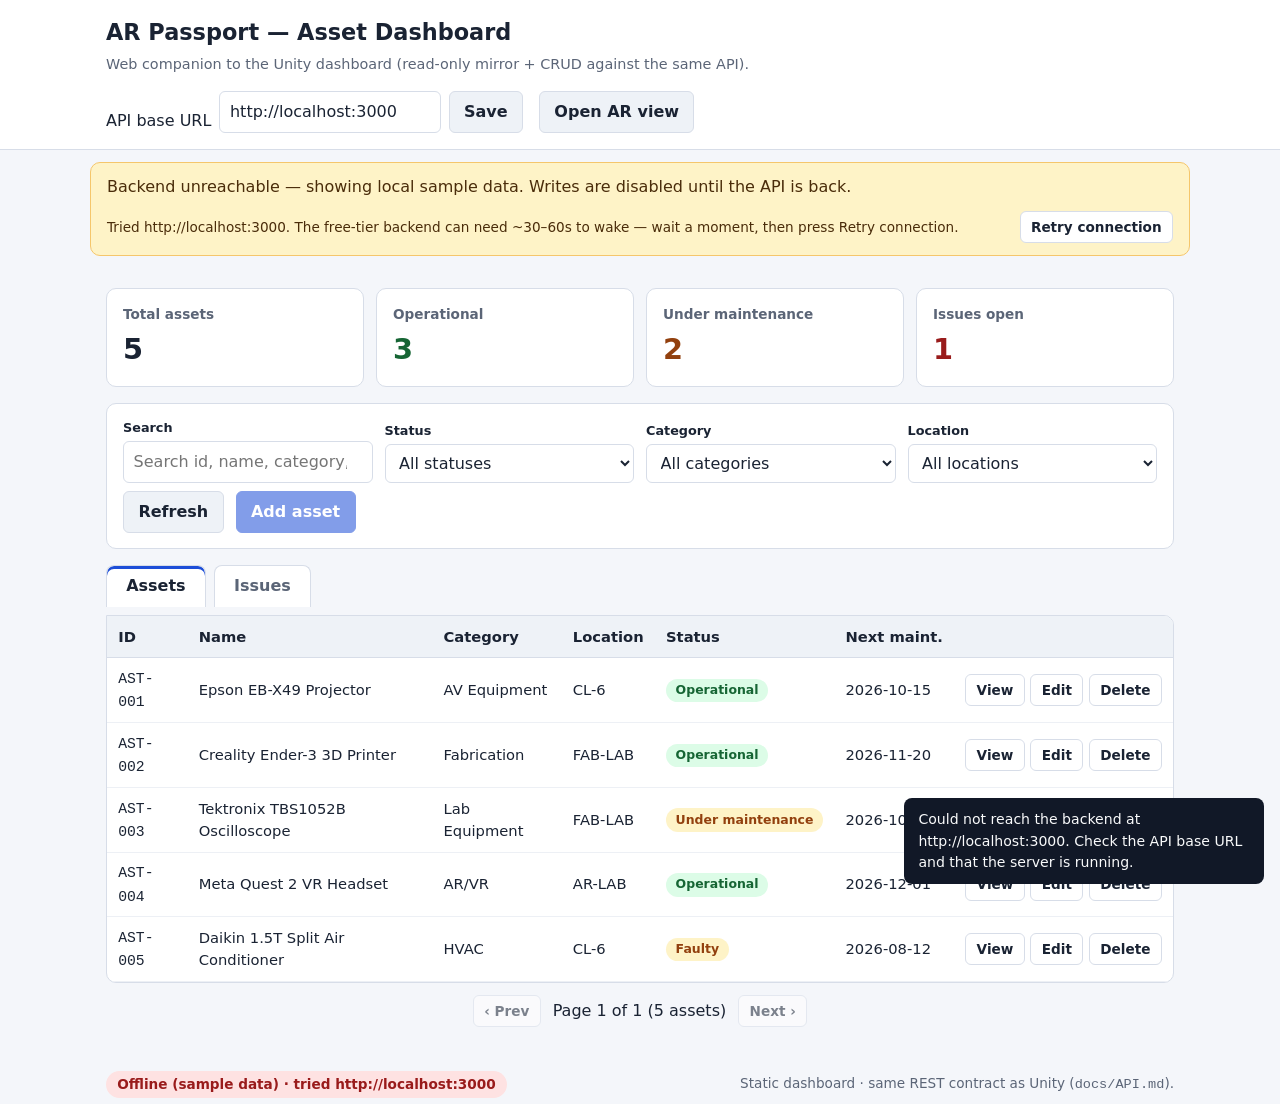
<file: frontend/dashboard/index.html>
<!DOCTYPE html>
<html lang="en">
<head>
  <meta charset="utf-8" />
  <meta name="viewport" content="width=device-width, initial-scale=1" />
  <title>AR Passport — Asset Dashboard</title>
  <meta name="description" content="Lightweight web dashboard for AR Passport assets and issues. Static site, talks to the Express backend." />
  <link rel="stylesheet" href="./styles.css" />
</head>
<body>
  <a class="skip-link" href="#main">Skip to main content</a>

  <header class="site-header">
    <div class="header-inner">
      <div class="brand">
        <h1>AR Passport — Asset Dashboard</h1>
        <p class="subtitle">Web companion to the Unity dashboard (read-only mirror + CRUD against the same API).</p>
      </div>
      <div class="header-actions">
        <form id="apiUrlForm" class="api-form" aria-label="Backend API URL setting">
          <label for="apiUrlInput">API base URL</label>
          <input id="apiUrlInput" name="apiUrl" type="url" inputmode="url"
                 placeholder="http://localhost:3000" autocomplete="url" spellcheck="false" />
          <button type="submit" class="btn btn-secondary">Save</button>
        </form>
        <nav aria-label="Related views">
          <a id="arViewLink" class="btn btn-link" href="https://arvrca3.netlify.app/" target="_blank" rel="noopener">Open AR view</a>
        </nav>
      </div>
    </div>
  </header>

  <div id="offlineBanner" class="banner banner-warn" role="alert" hidden>
    <span>Backend unreachable — showing local sample data. Writes are disabled until the API is back.</span>
    <span id="offlineDetail" class="banner-detail"></span>
    <button id="retryBtn" type="button" class="btn btn-small">Retry connection</button>
  </div>

  <main id="main" class="container">
    <section aria-labelledby="summaryHeading">
      <h2 id="summaryHeading" class="visually-hidden">Summary</h2>
      <div class="cards">
        <article class="card"><h3>Total assets</h3><p class="card-value" id="statTotal">—</p></article>
        <article class="card"><h3>Operational</h3><p class="card-value card-ok" id="statOperational">—</p></article>
        <article class="card"><h3>Under maintenance</h3><p class="card-value card-warn" id="statMaintenance">—</p></article>
        <article class="card"><h3>Issues open</h3><p class="card-value card-bad" id="statIssuesOpen">—</p></article>
      </div>
    </section>

    <section class="toolbar" aria-label="Search, filters and actions">
      <div class="toolbar-row">
        <div class="field">
          <label for="searchInput">Search</label>
          <input id="searchInput" type="search" placeholder="Search id, name, category, location…" autocomplete="off" />
        </div>
        <div class="field">
          <label for="filterStatus">Status</label>
          <select id="filterStatus">
            <option value="">All statuses</option>
            <option value="operational">Operational</option>
            <option value="under_maintenance">Under maintenance</option>
            <option value="faulty">Faulty</option>
            <option value="retired">Retired</option>
          </select>
        </div>
        <div class="field">
          <label for="filterCategory">Category</label>
          <select id="filterCategory"><option value="">All categories</option></select>
        </div>
        <div class="field">
          <label for="filterLocation">Location</label>
          <select id="filterLocation"><option value="">All locations</option></select>
        </div>
      </div>
      <div class="toolbar-row">
        <button id="refreshBtn" type="button" class="btn btn-secondary">Refresh</button>
        <button id="addAssetBtn" type="button" class="btn btn-primary">Add asset</button>
      </div>
    </section>

    <div class="tabs" role="tablist" aria-label="Dashboard views">
      <button id="tabAssets" type="button" role="tab" aria-selected="true" aria-controls="panelAssets" class="tab is-active">Assets</button>
      <button id="tabIssues" type="button" role="tab" aria-selected="false" aria-controls="panelIssues" class="tab">Issues</button>
    </div>

    <section id="panelAssets" role="tabpanel" aria-labelledby="tabAssets" tabindex="0">
      <div id="assetsLoading" class="state" role="status">Loading assets…</div>
      <div id="assetsError" class="state state-error" role="alert" hidden>
        <span id="assetsErrorText">Could not load assets.</span>
        <button id="assetsRetryBtn" type="button" class="btn btn-small">Retry</button>
      </div>
      <div id="assetsEmpty" class="state" hidden>No assets match the current search / filters.</div>
      <div class="table-wrap">
        <table id="assetTable" aria-label="Assets">
          <thead>
            <tr>
              <th scope="col">ID</th>
              <th scope="col">Name</th>
              <th scope="col">Category</th>
              <th scope="col">Location</th>
              <th scope="col">Status</th>
              <th scope="col">Next maint.</th>
              <th scope="col"><span class="visually-hidden">Actions</span></th>
            </tr>
          </thead>
          <tbody id="assetRows"></tbody>
        </table>
      </div>
      <div class="pagination" aria-label="Asset pages">
        <button id="prevPageBtn" type="button" class="btn btn-small">‹ Prev</button>
        <span id="pageInfo" role="status">Page 1</span>
        <button id="nextPageBtn" type="button" class="btn btn-small">Next ›</button>
      </div>
    </section>

    <section id="panelIssues" role="tabpanel" aria-labelledby="tabIssues" tabindex="0" hidden>
      <div class="toolbar-row">
        <div class="field">
          <label for="issueStatusFilter">Issue status</label>
          <select id="issueStatusFilter">
            <option value="">All statuses</option>
            <option value="open">Open</option>
            <option value="in_progress">In progress</option>
            <option value="resolved">Resolved</option>
            <option value="rejected">Rejected</option>
            <option value="closed">Closed</option>
          </select>
        </div>
        <p class="hint">Note: the Unity client’s “Rejected” maps to the backend <code>closed</code> status.</p>
      </div>
      <div id="issuesLoading" class="state" role="status">Loading issues…</div>
      <div id="issuesError" class="state state-error" role="alert" hidden>
        <span id="issuesErrorText">Could not load issues.</span>
        <button id="issuesRetryBtn" type="button" class="btn btn-small">Retry</button>
      </div>
      <div id="issuesEmpty" class="state" hidden>No issues match the current filter.</div>
      <ul id="issueList" class="issue-list"></ul>
    </section>
  </main>

  <!-- Asset detail modal -->
  <div id="assetDetailModal" class="modal-backdrop" hidden>
    <div class="modal" role="dialog" aria-modal="true" aria-labelledby="detailTitle">
      <div class="modal-head">
        <h2 id="detailTitle">Asset</h2>
        <button type="button" class="btn btn-icon modal-close" data-close="assetDetailModal" aria-label="Close details">✕</button>
      </div>
      <div id="detailBody" class="modal-body"></div>
      <div class="modal-foot">
        <button id="detailEditBtn" type="button" class="btn btn-secondary">Edit</button>
        <button id="detailDeleteBtn" type="button" class="btn btn-danger">Delete</button>
      </div>
    </div>
  </div>

  <!-- Asset create/edit modal -->
  <div id="assetFormModal" class="modal-backdrop" hidden>
    <div class="modal" role="dialog" aria-modal="true" aria-labelledby="formTitle">
      <div class="modal-head">
        <h2 id="formTitle">Add asset</h2>
        <button type="button" class="btn btn-icon modal-close" data-close="assetFormModal" aria-label="Close form">✕</button>
      </div>
      <form id="assetForm" class="modal-body" novalidate>
        <p id="formErrors" class="form-errors" role="alert" hidden></p>
        <div class="form-grid">
          <div class="field">
            <label for="fId">Asset ID (AST-xxx)</label>
            <input id="fId" name="id" required pattern="AST-[0-9]{3,}" placeholder="AST-007" />
          </div>
          <div class="field">
            <label for="fName">Name</label>
            <input id="fName" name="name" required maxlength="120" placeholder="Hydraulic Press" />
          </div>
          <div class="field">
            <label for="fCategory">Category</label>
            <input id="fCategory" name="category" required maxlength="80" list="categorySuggestions" placeholder="Machinery" />
            <datalist id="categorySuggestions"></datalist>
          </div>
          <div class="field">
            <label for="fLocation">Location</label>
            <select id="fLocation" name="location" required></select>
          </div>
          <div class="field">
            <label for="fStatus">Status</label>
            <select id="fStatus" name="status" required>
              <option value="operational">Operational</option>
              <option value="under_maintenance">Under maintenance</option>
              <option value="faulty">Faulty</option>
              <option value="retired">Retired</option>
            </select>
          </div>
          <div class="field">
            <label for="fMarkerId">Marker ID</label>
            <input id="fMarkerId" name="markerId" maxlength="40" placeholder="MARK-007" />
          </div>
          <div class="field">
            <label for="fLast">Last maintenance</label>
            <input id="fLast" name="lastMaintenance" type="date" />
          </div>
          <div class="field">
            <label for="fNext">Next maintenance</label>
            <input id="fNext" name="nextMaintenance" type="date" />
          </div>
          <div class="field field-full">
            <label for="fDesc">Description</label>
            <textarea id="fDesc" name="description" rows="3" maxlength="2000"></textarea>
          </div>
          <div class="field">
            <label for="fImage">Image URL</label>
            <input id="fImage" name="imageUrl" type="url" maxlength="500" placeholder="https://…" />
          </div>
          <div class="field">
            <label for="fModel">Model URL</label>
            <input id="fModel" name="modelUrl" type="url" maxlength="500" placeholder="https://…" />
          </div>
        </div>
        <div class="modal-foot">
          <button type="button" class="btn btn-secondary" data-close="assetFormModal">Cancel</button>
          <button type="submit" class="btn btn-primary">Save asset</button>
        </div>
      </form>
    </div>
  </div>

  <!-- Delete confirm -->
  <div id="deleteConfirmModal" class="modal-backdrop" hidden>
    <div class="modal modal-small" role="dialog" aria-modal="true" aria-labelledby="deleteTitle">
      <div class="modal-head">
        <h2 id="deleteTitle">Delete asset?</h2>
        <button type="button" class="btn btn-icon modal-close" data-close="deleteConfirmModal" aria-label="Cancel delete">✕</button>
      </div>
      <div class="modal-body">
        <p id="deleteConfirmText">This cannot be undone.</p>
      </div>
      <div class="modal-foot">
        <button type="button" class="btn btn-secondary" data-close="deleteConfirmModal">Cancel</button>
        <button id="deleteConfirmBtn" type="button" class="btn btn-danger">Delete</button>
      </div>
    </div>
  </div>

  <div id="toasts" class="toasts" aria-live="polite" aria-atomic="false"></div>

  <footer class="site-footer">
    <span id="connStatus" class="conn" role="status">Checking connection…</span>
    <span class="footer-note">Static dashboard · same REST contract as Unity (<code>docs/API.md</code>).</span>
  </footer>

  <script src="./env.js"></script>
  <script src="./config.js"></script>
  <script src="./app.js"></script>
</body>
</html>
</file>
<file: frontend/dashboard/styles.css>
/* AR Passport — Web Dashboard styles. No framework; responsive + accessible. */
:root {
  --bg: #f4f6fa;
  --surface: #ffffff;
  --text: #1a2333;
  --muted: #5b6577;
  --border: #d7dde8;
  --primary: #1d4ed8;
  --primary-contrast: #ffffff;
  --ok: #166534;
  --ok-bg: #dcfce7;
  --warn: #92400e;
  --warn-bg: #fef3c7;
  --bad: #991b1b;
  --bad-bg: #fee2e2;
  --info-bg: #dbeafe;
  --radius: 10px;
  --focus: #f59e0b;
}
* { box-sizing: border-box; }
html { -webkit-text-size-adjust: 100%; }
body {
  margin: 0;
  font-family: system-ui, -apple-system, "Segoe UI", Roboto, Arial, sans-serif;
  background: var(--bg);
  color: var(--text);
  line-height: 1.5;
}
.visually-hidden {
  position: absolute; width: 1px; height: 1px;
  clip-path: inset(50%); overflow: hidden; white-space: nowrap;
}
.skip-link {
  position: absolute; left: 0.5rem; top: -3rem; z-index: 100;
  background: var(--text); color: #fff; padding: 0.5rem 1rem; border-radius: 6px;
}
.skip-link:focus { top: 0.5rem; }
:focus-visible { outline: 3px solid var(--focus); outline-offset: 2px; }

/* Header */
.site-header { background: var(--surface); border-bottom: 1px solid var(--border); }
.header-inner {
  max-width: 1100px; margin: 0 auto; padding: 1rem;
  display: flex; gap: 1rem; align-items: flex-end; justify-content: space-between; flex-wrap: wrap;
}
.brand h1 { margin: 0; font-size: 1.4rem; }
.subtitle { margin: 0.25rem 0 0; color: var(--muted); font-size: 0.9rem; }
.header-actions { display: flex; gap: 1rem; align-items: flex-end; flex-wrap: wrap; }
.api-form { display: flex; gap: 0.5rem; align-items: flex-end; flex-wrap: wrap; }

/* Banner */
.banner {
  max-width: 1100px; margin: 0.75rem auto 0; padding: 0.75rem 1rem;
  border-radius: var(--radius); border: 1px solid var(--border);
  display: flex; gap: 0.75rem; align-items: center; justify-content: space-between; flex-wrap: wrap;
}
.banner-warn { background: var(--warn-bg); border-color: #f5c66b; color: #4a2c0a; }
.banner-detail { font-size: 0.85rem; overflow-wrap: anywhere; }

/* Layout */
.container { max-width: 1100px; margin: 0 auto; padding: 1rem; }
.cards { display: grid; grid-template-columns: repeat(4, 1fr); gap: 0.75rem; margin: 1rem 0; }
.card { background: var(--surface); border: 1px solid var(--border); border-radius: var(--radius); padding: 0.9rem 1rem; }
.card h3 { margin: 0 0 0.25rem; font-size: 0.85rem; color: var(--muted); font-weight: 600; }
.card-value { margin: 0; font-size: 1.8rem; font-weight: 700; }
.card-ok { color: var(--ok); } .card-warn { color: var(--warn); } .card-bad { color: var(--bad); }

/* Toolbar / filters */
.toolbar { background: var(--surface); border: 1px solid var(--border); border-radius: var(--radius); padding: 0.9rem 1rem; }
.toolbar-row { display: flex; gap: 0.75rem; align-items: flex-end; flex-wrap: wrap; margin-bottom: 0.5rem; }
.toolbar-row:last-child { margin-bottom: 0; }
.field { display: flex; flex-direction: column; gap: 0.25rem; min-width: 150px; flex: 1 1 150px; }
.field label { font-size: 0.8rem; font-weight: 600; }
input, select, textarea {
  font: inherit; color: var(--text); background: #fff;
  border: 1px solid var(--border); border-radius: 6px; padding: 0.5rem 0.6rem;
}
.hint { color: var(--muted); font-size: 0.85rem; margin: 0; }

/* Tabs */
.tabs { display: flex; gap: 0.5rem; margin: 1rem 0 0.5rem; }
.tab {
  font: inherit; font-weight: 600; padding: 0.55rem 1.2rem; cursor: pointer;
  background: var(--surface); border: 1px solid var(--border); border-bottom: none;
  border-radius: 8px 8px 0 0; color: var(--muted);
}
.tab.is-active { color: var(--text); background: #fff; box-shadow: inset 0 3px 0 var(--primary); }

/* Table */
.table-wrap {
  overflow: auto; max-height: 55vh;
  background: var(--surface); border: 1px solid var(--border); border-radius: 0 var(--radius) var(--radius) var(--radius);
}
table { width: 100%; border-collapse: collapse; font-size: 0.92rem; }
thead th {
  position: sticky; top: 0; background: #eef2f7; z-index: 1;
  text-align: left; padding: 0.6rem 0.7rem; border-bottom: 1px solid var(--border); white-space: nowrap;
}
tbody td { padding: 0.55rem 0.7rem; border-bottom: 1px solid #edf0f5; vertical-align: middle; }
tbody tr:hover { background: #f8fafc; }
.row-actions { display: flex; gap: 0.35rem; white-space: nowrap; }

/* Badges */
.badge {
  display: inline-block; padding: 0.15rem 0.6rem; border-radius: 999px;
  font-size: 0.78rem; font-weight: 700; white-space: nowrap;
}
.badge-operational, .badge-open { background: var(--ok-bg); color: var(--ok); }
.badge-under_maintenance, .badge-in_progress, .badge-faulty { background: var(--warn-bg); color: var(--warn); }
.badge-retired, .badge-resolved { background: var(--info-bg); color: #1e40af; }
.badge-closed, .badge-rejected { background: #e5e7eb; color: #374151; }

/* States / pagination */
.state { padding: 1rem; text-align: center; color: var(--muted); }
.state-error { background: var(--bad-bg); color: var(--bad); border-radius: var(--radius); margin-bottom: 0.5rem; }
.pagination { display: flex; gap: 0.75rem; align-items: center; justify-content: center; padding: 0.75rem; }

/* Issues */
.issue-list { list-style: none; margin: 0.75rem 0 0; padding: 0; display: grid; gap: 0.6rem; }
.issue {
  background: var(--surface); border: 1px solid var(--border); border-radius: var(--radius);
  padding: 0.75rem 0.9rem; display: flex; gap: 0.75rem; align-items: flex-start; justify-content: space-between; flex-wrap: wrap;
}
.issue h3 { margin: 0 0 0.2rem; font-size: 1rem; }
.issue p { margin: 0.15rem 0; color: var(--muted); font-size: 0.88rem; }
.issue-side { display: flex; gap: 0.5rem; align-items: center; flex-wrap: wrap; }

/* Buttons */
.btn {
  font: inherit; font-weight: 600; cursor: pointer;
  border: 1px solid var(--border); border-radius: 6px; padding: 0.5rem 0.9rem; background: #fff; color: var(--text);
}
.btn-primary { background: var(--primary); border-color: var(--primary); color: var(--primary-contrast); }
.btn-danger { background: var(--bad); border-color: var(--bad); color: #fff; }
.btn-secondary { background: #eef2f7; }
.btn-small { padding: 0.3rem 0.65rem; font-size: 0.85rem; }
.btn-icon { padding: 0.3rem 0.6rem; }
.btn-link { display: inline-block; text-decoration: none; background: #eef2f7; }
.btn:disabled { opacity: 0.55; cursor: not-allowed; }

/* Modals */
.modal-backdrop {
  position: fixed; inset: 0; background: rgba(15, 23, 42, 0.55);
  display: flex; align-items: center; justify-content: center; padding: 1rem; z-index: 50;
}
.modal-backdrop[hidden] { display: none; }
.modal {
  background: var(--surface); border-radius: 12px; max-width: 640px; width: 100%;
  max-height: 90vh; overflow: auto; border: 1px solid var(--border);
}
.modal-small { max-width: 420px; }
.modal-head { display: flex; align-items: center; justify-content: space-between; padding: 0.9rem 1rem; border-bottom: 1px solid var(--border); }
.modal-head h2 { margin: 0; font-size: 1.15rem; }
.modal-body { padding: 1rem; }
.modal-foot { display: flex; gap: 0.6rem; justify-content: flex-end; padding: 0.9rem 1rem; border-top: 1px solid var(--border); flex-wrap: wrap; }
.form-grid { display: grid; grid-template-columns: 1fr 1fr; gap: 0.7rem; }
.field-full { grid-column: 1 / -1; }
.form-errors { background: var(--bad-bg); color: var(--bad); border-radius: 6px; padding: 0.6rem 0.8rem; margin: 0 0 0.8rem; }
.kv { display: grid; grid-template-columns: 150px 1fr; gap: 0.3rem 0.8rem; font-size: 0.92rem; }
.kv dt { color: var(--muted); font-weight: 600; } .kv dd { margin: 0; overflow-wrap: anywhere; }
.subhead { margin: 1rem 0 0.4rem; font-size: 0.95rem; }
.mini-list { margin: 0; padding-left: 1.1rem; font-size: 0.88rem; color: var(--muted); }

/* Toasts */
.toasts { position: fixed; right: 1rem; bottom: 1rem; display: grid; gap: 0.5rem; z-index: 80; max-width: min(92vw, 360px); }
.toast { background: #111827; color: #f9fafb; border-radius: 8px; padding: 0.7rem 0.9rem; font-size: 0.88rem; }

/* Footer */
.site-footer {
  max-width: 1100px; margin: 0 auto; padding: 1rem;
  display: flex; gap: 0.75rem; align-items: center; justify-content: space-between; flex-wrap: wrap;
  color: var(--muted); font-size: 0.85rem;
}
.conn { font-weight: 700; padding: 0.2rem 0.7rem; border-radius: 999px; background: #e5e7eb; }
.conn.online { background: var(--ok-bg); color: var(--ok); }
.conn.offline { background: var(--bad-bg); color: var(--bad); }

/* Responsive */
@media (max-width: 820px) {
  .cards { grid-template-columns: repeat(2, 1fr); }
  .form-grid { grid-template-columns: 1fr; }
  .kv { grid-template-columns: 1fr; }
}
@media (max-width: 480px) {
  .cards { grid-template-columns: 1fr; }
  thead th:nth-child(3), tbody td:nth-child(3) { display: none; } /* hide Category on tiny screens */
}
</file>
